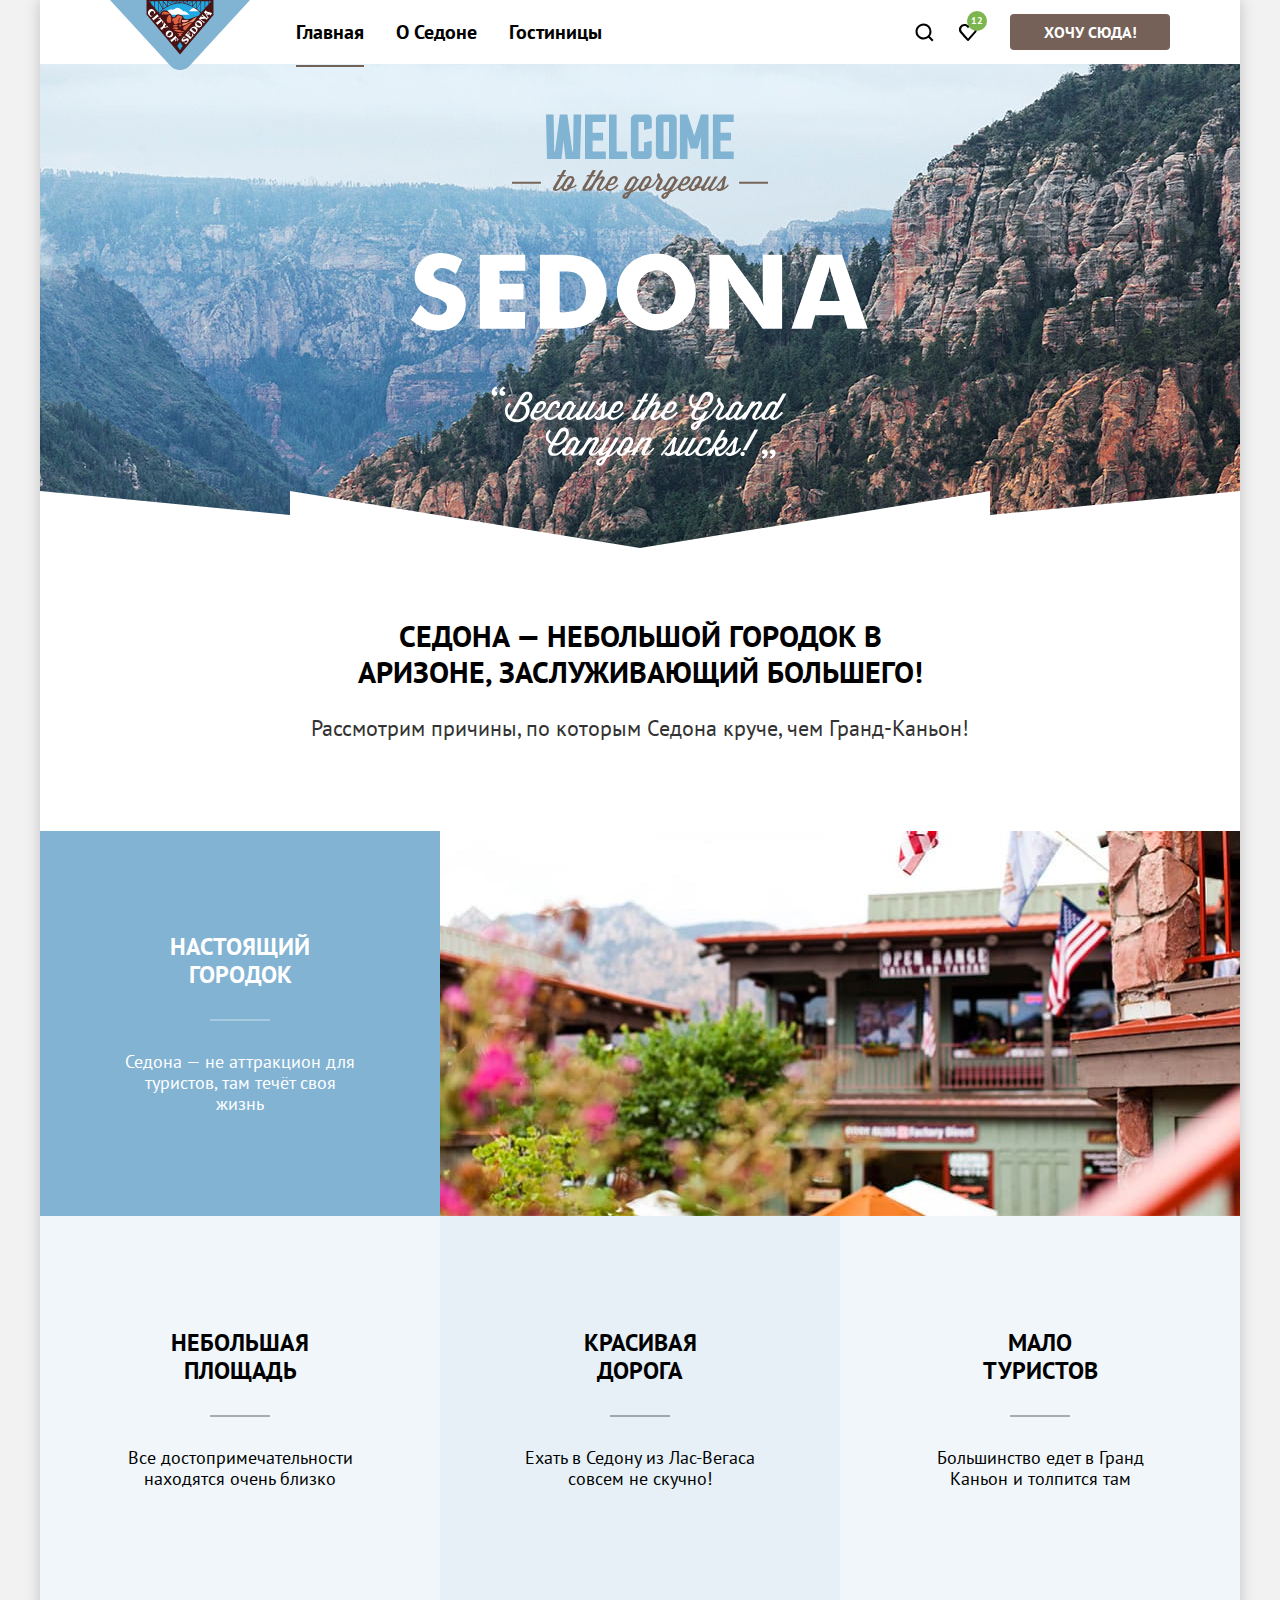
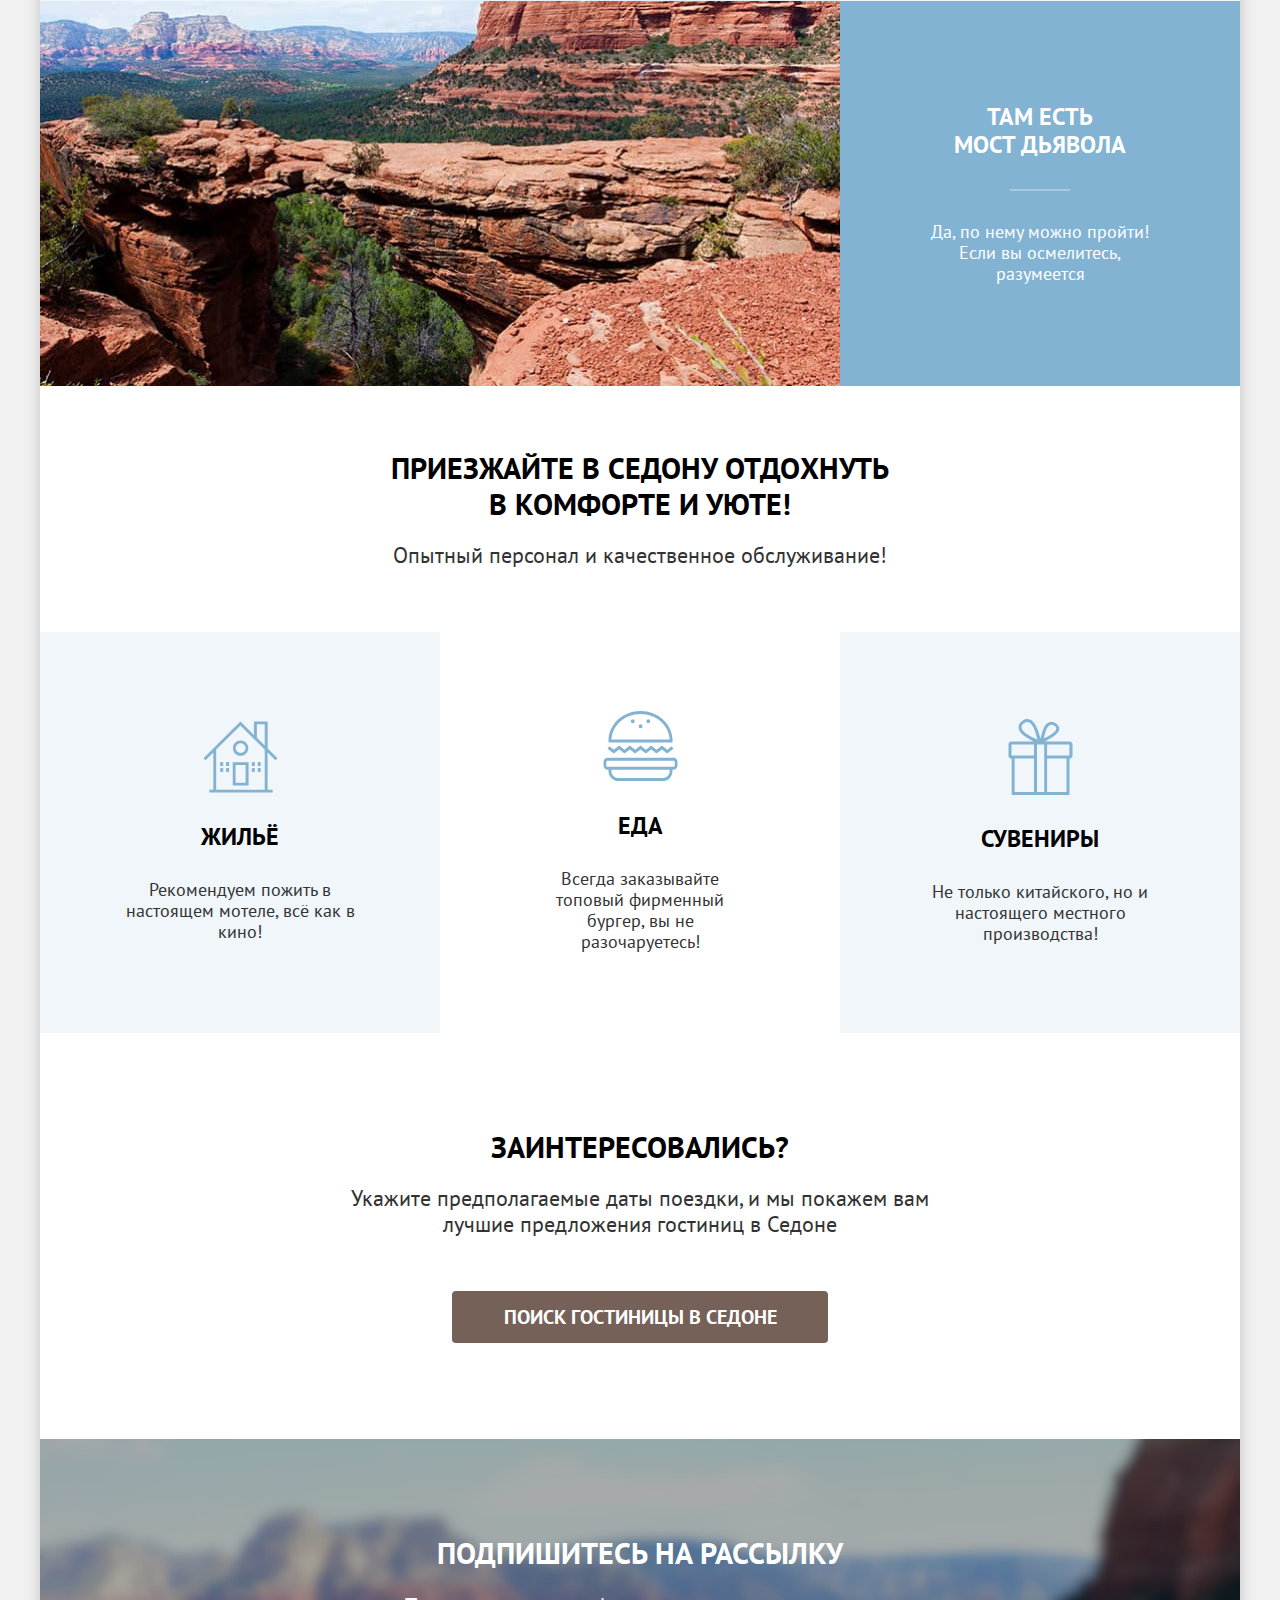
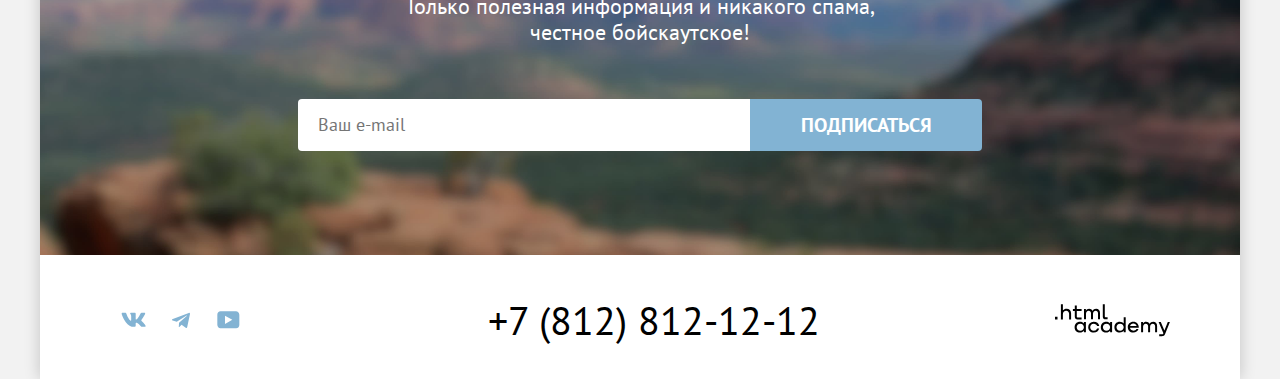
<file: index.html>
<!DOCTYPE html>
<html lang="ru">

  <head>
    <meta charset="utf-8" />
    <link rel="stylesheet" href="styles/styles.css">
    <title>Седона - городок в Аризоне</title>
    <link rel="icon" href="favicon.ico" sizes="32x32">
  </head>

  <body>
    <div class="page-container">
      <header data-test="header" class="main-header">
        <nav class="main-navigation">
          <a href="index.html" class="logo-link">
            <img src="images/logo-sedona.svg" width="140" height="70" alt="Логотип города Седона" class="logo-img">
          </a>

          <ul class="no-list navigation-list">
            <li class="navigation-item">
              <a href="index.html" class="navigation-link active-page">Главная</a>
            </li>

            <li class="navigation-item">
              <a href="#" class="navigation-link">О Седоне</a>
            </li>

            <li class="navigation-item">
              <a href="catalog.html" class="navigation-link">Гостиницы</a>
            </li>
          </ul>

          <ul class="no-list navigation-button-list">
            <li class="navigation-button">
              <a href="#" class="navigation-button-link-search">
                <span class="visually-hidden">
                  Поиск
                </span>
              </a>
            </li>
            <li class="navigation-button">
              <a href="#" class="navigation-button-link-favourite">
                <span class="button-link-favourite">
                  <span class="visually-hidden">Избранное</span>
                </span>
                <span class="navigation-button-link-favourite-number"> 12</span>
              </a>
            </li>
          </ul>
          <a href="#" class="navigation-button-reservation">Хочу сюда!</a>
        </nav>
      </header>

      <main data-test="main" class="main-page">
        <section data-test="hero" class="hero">
          <h1 class="visually-hidden">Sedona</h1>
          <img class="image-hero" src="images/welcome-text.svg" width="458" height="352"
            alt="Седона — небольшой городок в Аризоне" />
        </section>

        <section data-test="advantages" class="about-sedona">
          <h2 class="section-title main-title">Седона — небольшой городок в Аризоне, заслуживающий большего!</h2>
          <p class="section-text">Рассмотрим причины, по которым Седона круче, чем Гранд-Каньон!</p>
          <ul class="no-list advantages-list">
            <li class="advantages-item advantages-item-dark">
              <div class="advantages-item-dark-text-section">
                <h3 class="advantages-item-title">Настоящий городок</h3>
                <p class="advantages-item-text">Седона — не аттракцион для туристов, там течёт своя жизнь</p>
              </div>
              <img class="img-about" src="images/photo-1.jpg" width="800" height="385" alt="Городок" />
            </li>
            <li class="advantages-item advantages-item-light">
              <div class="advantages-item-content">
                <h3 class="advantages-item-title">Небольшая площадь</h3>
                <p class="advantages-item-text">Все достопримечательности находятся очень близко</p>
              </div>
            </li>
            <li class="advantages-item advantages-item-light-darker">
              <div class="advantages-item-content">
                <h3 class="advantages-item-title">Красивая дорога</h3>
                <p class="advantages-item-text">Ехать в Седону из Лас-Вегаса совсем не скучно!</p>
              </div>
            </li>
            <li class="advantages-item advantages-item-light">
              <div class="advantages-item-content">
                <h3 class="advantages-item-title">Мало туристов</h3>
                <p class="advantages-item-text">Большинство едет в Гранд Каньон и толпится там</p>
              </div>
            </li>
            <li class="advantages-item advantages-item-dark">
              <div class="advantages-item-dark-text-section">
                <h3 class="advantages-item-title">Там есть мост&nbsp;дьявола</h3>
                <p class="advantages-item-text">Да, по нему можно пройти! Если вы осмелитесь, разумеется</p>
              </div>
              <img class="img-about second-image" src="images/photo-2.jpg" width="800" height="385"
                alt="Мост дьявола" />
            </li>
          </ul>
        </section>

        <section data-test="service" class="propose">
          <h2 class="section-title">Приезжайте в Седону отдохнуть в&nbsp;комфорте и уюте!</h2>
          <p class="section-text">Опытный персонал и качественное обслуживание!</p>
          <ul class="no-list propose-list">
            <li class="propose-item-dark house">
              <h3 class="propose-item-title">Жильё</h3>
              <p class="propose-item-text">Рекомендуем пожить в настоящем мотеле, всё как в кино!</p>
            </li>
            <li class="propose-item food">
              <h3 class="propose-item-title">Еда</h3>
              <p class="propose-item-text">
                Всегда заказывайте топовый фирменный бургер, вы не разочаруетесь!
              </p>
            </li>
            <li class="propose-item-dark gifts">
              <h3 class="propose-item-title">Сувениры</h3>
              <p class="propose-item-text">Не только китайского, но и настоящего местного производства!</p>
            </li>
          </ul>
        </section>

        <section data-test="search" class="search-appartent">
          <h2 class="section-title">Заинтересовались?</h2>
          <p class="section-text">
            Укажите предполагаемые даты поездки, и мы покажем вам лучшие
            предложения гостиниц в Седоне
          </p>
          <a href="modal.html" class="button-search-appartent">Поиск гостиницы в Седоне</a>
        </section>

        <section data-test="subscribe" class="subscribe">
          <h3 class="subscribe-title">Подпишитесь на рассылку</h3>
          <p class="subscribe-text">
            Только полезная информация и никакого спама, честное бойскаутское!
          </p>
          <div class="form-section">
            <form class="subscribe-form" action="https://echo.htmlacademy.ru/" method="post">
              <input class="field" placeholder="Ваш e-mail" type="email" name="newsletter-email" id="subscribe-email"
                required>
              <button class="subscribe-button" type="submit">
                <span class="subscribe-button-title">Подписаться</span>
              </button>
            </form>
          </div>
        </section>
      </main>

      <footer data-test="footer">
        <div class="contacts">
          <ul class="social-list no-list">
            <li class="social-item VK">
              <a href="#" class="social-link">VK</a>
            </li>
            <li class="social-item Telegram">
              <a href="#" class="social-link">Telegram</a>
            </li>
            <li class="social-item YouTube">
              <a href="#" class="social-link">YouTube</a>
            </li>
          </ul>
          <a href="tel:+78128121212" class="phone-link">+7 (812) 812-12-12</a>
          <a href="https://htmlacademy.ru/intensive/htmlcss" class="footer-logo-link">
            <img class="footer-logo-img" src="images/html-academy-logo.svg" width="115" height="33"
              alt="logo HTML Academy">
          </a>
        </div>
      </footer>
    </div>

    <div class="modal-section visually-hidden">
      <div class="modal">
        <h2 class="modal-section-title">
          Поиск гостиницы в Седоне
        </h2>
        <a class="modal-close-button" href="index.html">
          <span class="visually-hidden">Закрыть</span></a>
        <div class="modal-section-reservation">
          <form class="reservation-form" action="https://echo.htmlacademy.ru/" method="post">

            <label class="modal-section-reservation-text checkin-date" for="date-from">Дата заезда:</label>
            <input class="form-field checkin" type="text" id="date-from" name="date-from" placeholder="Укажите дату"
              value="27 апреля 2020" required>
            <span class="modal-message-error">Мы не можем отправить вас в прошлое.</span>

            <label class="modal-section-reservation-text checkout-date" for="date-to">Дата выезда:</label>
            <input class="form-field checkout" type="text" id="date-to" name="date-to" placeholder="Укажите дату"
              value="1 сентября 2023" required>
            <span class="modal-message">На эти даты есть свободные номера. Пока есть.</span>


            <label class="modal-section-reservation-text adults-label" for="adults">Взрослые:</label>
            <div class="adults-form">
              <button class="guest-change-button minus" type="button">
                <span class="visually-hidden">Уменьшить количество гостей</span>
              </button>
              <input class="form-field adults" type="text" id="adults" name="adults" placeholder=" " required value="2">
              <button class="button guest-change-button plus" type="button">
                <span class="visually-hidden">Увеличить количество гостей</span>
              </button>
            </div>


            <label class="modal-section-reservation-text kids-label" for="kids">Дети:</label>
            <div class="kids-form">
              <button class="button guest-change-button minus" type="button">
                <span class="visually-hidden">Уменьшить количество детей</span>
              </button>
              <input class="form-field kids" type="text" id="kids" name="kids" placeholder=" " value="1">
              <button class="button guest-change-button plus" type="button">
                <span class="visually-hidden">Увеличить количество детей</span>
              </button>

              <span class="tooltip">
                <button class="tooltip-button" type="button" aria-labelledby="tooltip-label-kids">
                </button>
                <span class="tooltip-text" role="tooltip" id="tooltip-label-kids">Укажите количество детей, которые
                  будут с вами, возраст которых от 6 до 18 лет. Дети до 6 лет размещаются бесплатно.</span>
              </span>
            </div>
            <a class="button modal-reservation-button" href="#">Найти</a>
          </form>
        </div>
      </div>
    </div>
  </body>
</html>
</file>
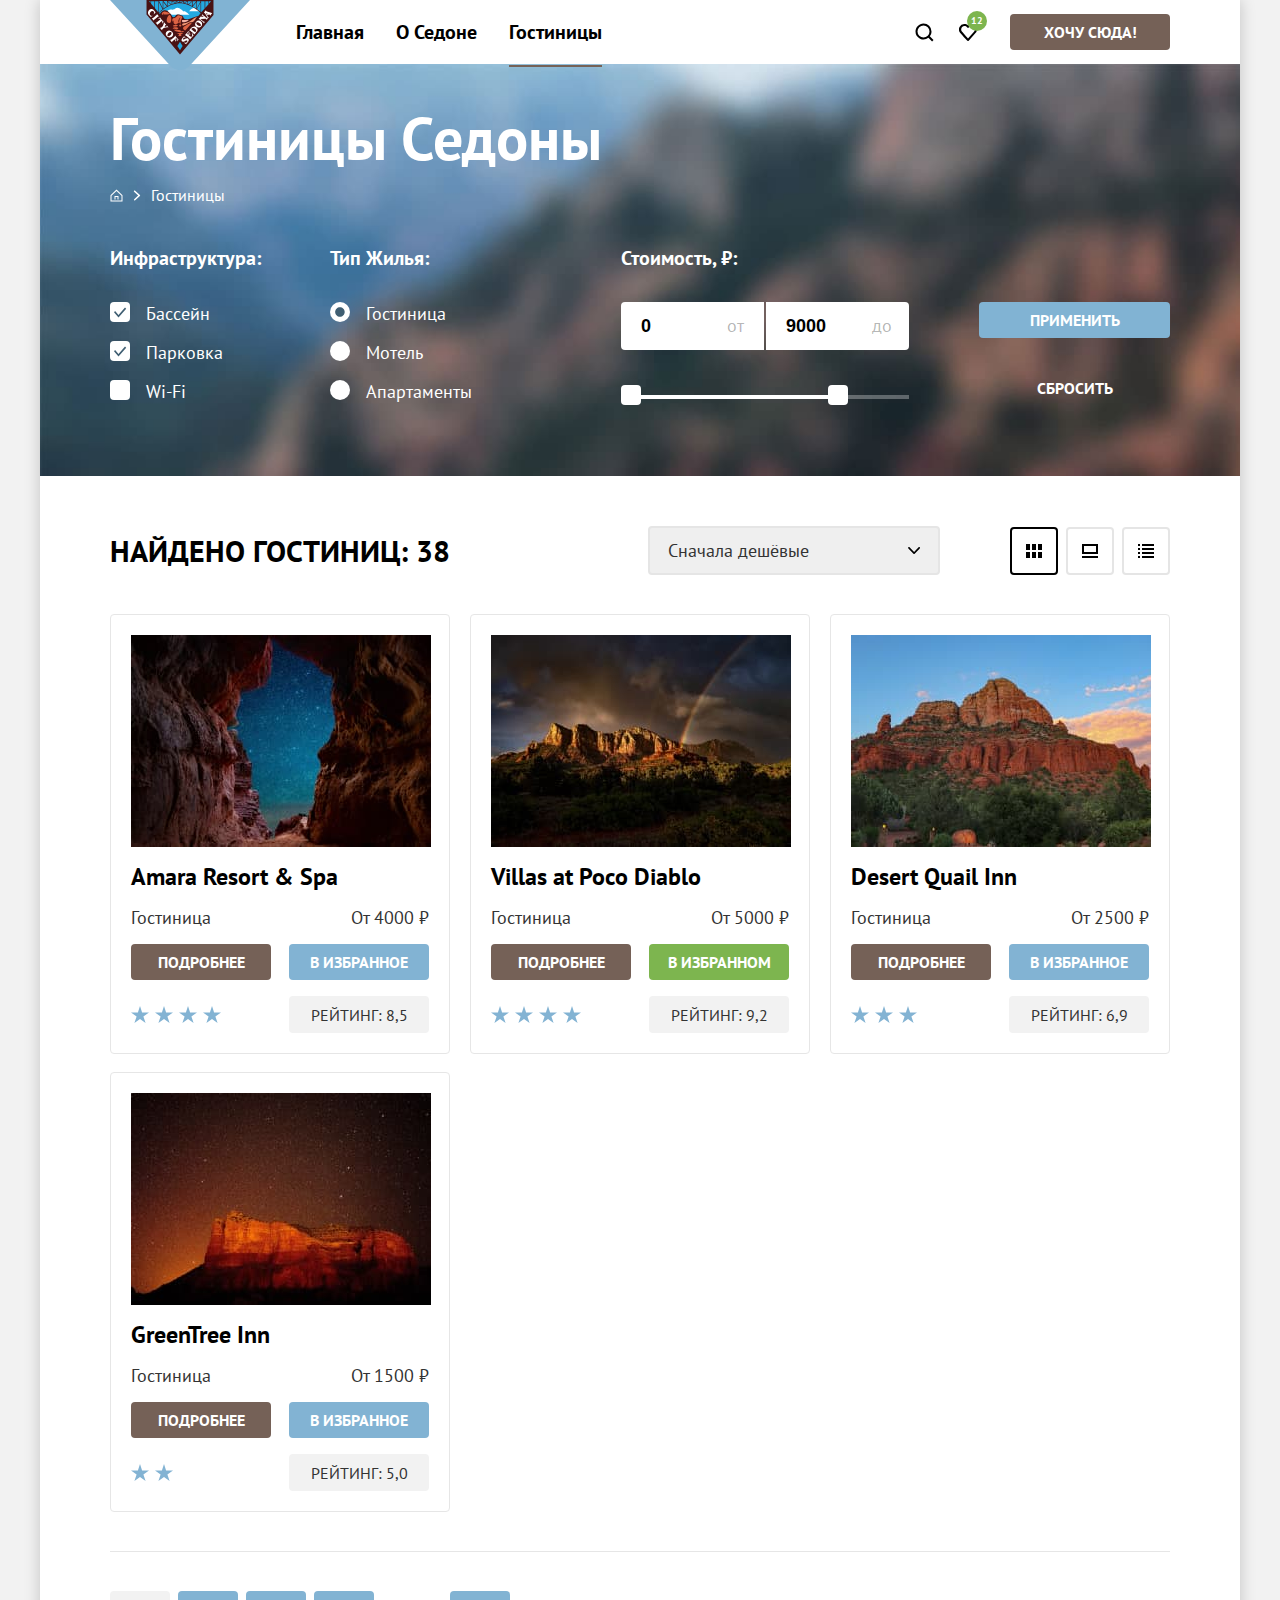
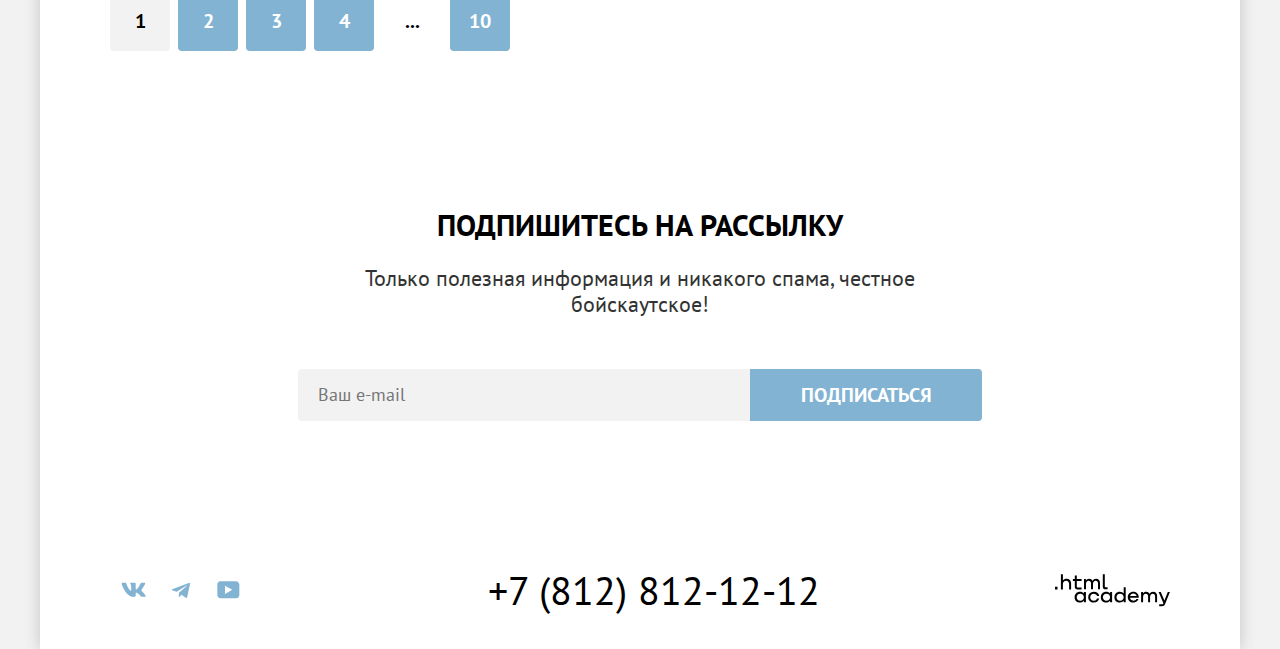
<file: catalog.html>
<!DOCTYPE html>
<html lang="ru">

  <head>
    <meta charset="utf-8" />
    <title>Седона - городок в Аризоне</title>
    <link rel="stylesheet" href="styles/styles.css">
    <link rel="icon" href="favicon.ico" sizes="32x32">
  </head>

  <body>
    <div class="page-container">
      <header data-test="header" class="main-header">
        <nav class="main-navigation">
          <a href="index.html" class="logo-link">
            <img src="images/logo-sedona.svg" width="140" height="70" alt="Логотип города Седона" class="logo-img">
          </a>

          <ul class="no-list navigation-list">
            <li class="navigation-item">
              <a href="index.html" class="navigation-link">Главная</a>
            </li>

            <li class="navigation-item">
              <a href="#" class="navigation-link">О Седоне</a>
            </li>

            <li class="navigation-item">
              <a href="catalog.html" class="navigation-link active-page">Гостиницы</a>
            </li>
          </ul>

          <ul class="no-list navigation-button-list">
            <li class="navigation-button">
              <a href="#" class="navigation-button-link-search">
                <span class="visually-hidden">
                  Поиск
                </span>
              </a>
            </li>
            <li class="navigation-button">
              <a href="#" class="navigation-button-link-favourite">
                <span class="button-link-favourite">
                  Избранное
                </span>
                <span class="navigation-button-link-favourite-number"> 12</span>
              </a>
            </li>
          </ul>
          <a href="#" class="navigation-button-reservation">Хочу сюда!</a>
        </nav>
      </header>

      <main data-test="main" class="main-page">
        <section class="catalog-hero">
          <h1 class="catalog-main-title">Гостиницы Седоны</h1>
          <ul class="no-list breadcrumbs">
            <li class="breadcrumbs-item">
              <a class="breadcrumbs-link home" href="index.html">Главная</a>
            </li>
            <li class="breadcrumbs-item narrow">
            </li>
            <li class="breadcrumbs-item">
              <a class="breadcrumbs-link">Гостиницы</a>
            </li>
          </ul>

          <form data-test="filter" action="https://echo.htmlacademy.ru/" method="get">
            <div data-test="filter" class="filters">
              <fieldset data-test="filter" class="catalog-filter-group infrastructure">
                <legend class="catalog-filter-title">Инфраструктура:</legend>
                <ul class="no-list catalog-filter-list">
                  <li class="catalog-filter-item">
                    <label class="control">
                      <input class="control-input" type="checkbox" name="pool" checked>
                      <span class="filter-item">Бассейн</span>
                    </label>
                  </li>
                  <li class="catalog-filter-item">
                    <label class="control">
                      <input class="control-input" type="checkbox" name="parking" checked>
                      <span class="filter-item">Парковка</span>
                    </label>
                  </li>
                  <li class="catalog-filter-item">
                    <label class="control">
                      <input class="control-input" type="checkbox" name="wi-fi">
                      <span class="filter-item">Wi-Fi</span>
                    </label>
                  </li>
                </ul>
              </fieldset>

              <fieldset class="catalog-filter-group">
                <legend class="catalog-filter-title">Тип Жилья:</legend>
                <ul class="no-list catalog-filter-list">
                  <li class="catalog-filter-item">
                    <label class="control">
                      <input class="control-input" type="radio" name="appartment-group" value="hotel" checked>
                      <span class="filter-item">Гостиница</span>
                    </label>
                  </li>
                  <li class="catalog-filter-item">
                    <label class="control">
                      <input class="control-input" type="radio" name="appartment-group" value="motel">
                      <span class="filter-item">Мотель</span>
                    </label>
                  </li>
                  <li class="catalog-filter-item">
                    <label class="control">
                      <input class="control-input" type="radio" name="appartment-group" value="apartment">
                      <span class="filter-item">Апартаменты</span>
                    </label>
                  </li>
                </ul>
              </fieldset>

              <fieldset class="catalog-filter-group price-catalog">
                <legend class="catalog-filter-title">Стоимость, ₽:</legend>
                <div class="price-catalog-section">
                  <label class="range-control"><span>от</span><input type="text" name="min-interval" value="0"></label>
                  <label class="range-control"><span>до</span><input type="text" name="max-interval"
                      value="9000"></label>
                </div>
                <div class="range">
                  <div class="price-range-scale">
                    <div class="price-range-bar">
                      <button class="price-range-toggle toggle-min" type="button">
                        <span class="visually-hidden">Изменить минимальную цену</span>
                      </button>
                      <button class="price-range-toggle toggle-max" type="button">
                        <span class="visually-hidden">Изменить максимальную цену</span>
                      </button>
                    </div>
                  </div>
                </div>
              </fieldset>
              <div class="price-catalog-buttons">
                <button type="submit" class="catalog-filter-submit">Применить</button>
                <button type="reset" class="catalog-filter-reset">Сбросить</button>
              </div>
            </div>
          </form>
        </section>

        <section data-test="catalog" class="hotels">
          <div class="hotels-header">
            <h2 class="hotels-title">Найдено гостиниц:<span class="hotels-number"> 38</span></h2>
            <select class="select-control" aria-label="Сортировка">
              <option value="popular">Сначала дешёвые</option>
              <option value="cheap">Сначала популярные</option>
              <option value="expensive">Сначала дорогие</option>
            </select>
            <div class="select-view">
              <ul class="no-list select-view-list">
                <li>
                  <a class="select-view-item tile active" href="catalog.html?view=tile" title="Вид: плитка">
                    <span class="visually-hidden">Вид: плитка</span>
                  </a>
                </li>
                <li>
                  <a class="select-view-item slideshow" href="catalog.html?view=tile" title="Вид: слайдшоу">
                    <span class="visually-hidden">Вид: слайдшоу</span>
                  </a>
                </li>
                <li>
                  <a class="select-view-item list" href="catalog.html?view=tile" title="Вид: список">
                    <span class="visually-hidden">Вид: список</span>
                  </a>
                </li>
              </ul>
            </div>
          </div>

          <div class="hotel-cards">
            <ul class="no-list hotel-cards-list">
              <li class="hotel-card-item">
                <a class="hotel-card-link" href="#">
                  <img src="images/card-images/hotel-1.jpg" width="300" height="212"
                    alt="Вид на звездное небо из ущелья">
                  <h3 class="hotel-card-item-title">Amara Resort & Spa</h3>
                </a>
                <div class="hotel-info">
                  <p class="hotel-type">Гостиница</p>
                  <p class="hotel-price">От 4000 ₽</p>
                </div>
                <div class="hotel-card-buttons">
                  <a href="#" class="hotel-card-button button-more">подробнее</a>
                  <a href="#" class="hotel-card-button button-to-favourite">в избранное</a>
                </div>
                <div class="hotel-rating">
                  <p class="hotel-stars stars-4">
                    <span class="visually-hidden">4</span>
                  </p>
                  <p class="rating">Рейтинг: 8,5</p>
                </div>
              </li>

              <li class="hotel-card-item">
                <a class="hotel-card-link" href="#">
                  <img src="images/card-images/hotel-2.jpg" width="300" height="212" alt="Горы и радуга">
                  <h3 class="hotel-card-item-title">Villas at Poco Diablo</h3>
                </a>
                <div class="hotel-info">
                  <p class="hotel-type">Гостиница</p>
                  <p class="hotel-price">От 5000 ₽</p>
                </div>
                <div class="hotel-card-buttons">
                  <a href="#" class="hotel-card-button button-more">подробнее</a>
                  <a href="#" class="hotel-card-button button-to-favourite button-to-favourite-active">в избранном</a>
                </div>
                <div class="hotel-rating">
                  <p class="hotel-stars stars-4">
                    <span class="visually-hidden">4</span>
                  </p>
                  <p class="rating">Рейтинг: 9,2</p>
                </div>
              </li>

              <li class="hotel-card-item">
                <a class="hotel-card-link" href="#">
                  <img src="images/card-images/hotel-3.jpg" width="300" height="212" alt="Горы днём">
                  <h3 class="hotel-card-item-title">Desert Quail Inn</h3>
                </a>
                <div class="hotel-info">
                  <p class="hotel-type">Гостиница</p>
                  <p class="hotel-price">От 2500 ₽</p>
                </div>
                <div class="hotel-card-buttons">
                  <a href="#" class="hotel-card-button button-more">подробнее</a>
                  <a href="#" class="hotel-card-button button-to-favourite">в избранное</a>
                </div>
                <div class="hotel-rating">
                  <p class="hotel-stars stars-3">
                    <span class="visually-hidden">3</span>
                  </p>
                  <p class="rating">Рейтинг: 6,9</p>
                </div>
              </li>

              <li class="hotel-card-item">
                <a class="hotel-card-link" href="#">
                  <img src="images/card-images/hotel-4.jpg" width="300" height="212" alt="Горы под звездным небом">
                  <h3 class="hotel-card-item-title">GreenTree Inn</h3>
                </a>
                <div class="hotel-info">
                  <p class="hotel-type">Гостиница</p>
                  <p class="hotel-price">От 1500 ₽</p>
                </div>
                <div class="hotel-card-buttons">
                  <a href="#" class="hotel-card-button button-more">подробнее</a>
                  <a href="#" class="hotel-card-button button-to-favourite">в избранное</a>
                </div>
                <div class="hotel-rating">
                  <p class="hotel-stars stars-2">
                    <span class="visually-hidden">2</span>
                  </p>
                  <p class="rating">Рейтинг: 5,0</p>
                </div>
              </li>
            </ul>
          </div>

          <ul class="no-list pagination">
            <li class="pagination-item">
              <a class="pagination-link pagination-current">1</a>
            </li>
            <li class="pagination-item">
              <a class="pagination-link" href="#">2</a>
            </li>
            <li class="pagination-item">
              <a class="pagination-link" href="#">3</a>
            </li>
            <li class="pagination-item">
              <a class="pagination-link" href="#">4</a>
            </li>
            <li class="pagination-item">
              <a class="pagination-link pagination-hiden-list" href="#">...</a>
            </li>
            <li class="pagination-item">
              <a class="pagination-link" href="#">10</a>
            </li>
          </ul>
        </section>

        <section data-test="subscribe" class="catalog-subscribe">
          <h3 class="catalog-subscribe-title">Подпишитесь на рассылку</h3>
          <p class="catalog-subscribe-text">
            Только полезная информация и никакого спама, честное бойскаутское!
          </p>
          <form class="subscribe-form" action="https://echo.htmlacademy.ru/" method="post">
            <input class="field catalog-field" placeholder="Ваш e-mail" type="email" name="newsletter-email"
              id="subscribe-email" required>
            <button class="subscribe-button" type="submit">
              <span class="subscribe-button-title">Подписаться</span>
            </button>
          </form>
        </section>
      </main>

      <footer data-test="footer">
        <div class="contacts">
          <ul class="social-list no-list">
            <li class="social-item VK">
              <a href="#" class="social-link">VK</a>
            </li>
            <li class="social-item Telegram">
              <a href="#" class="social-link">Telegram</a>
            </li>
            <li class="social-item YouTube">
              <a href="#" class="social-link">YouTube</a>
            </li>
          </ul>
          <a href="tel:+78128121212" class="phone-link">+7 (812) 812-12-12</a>
          <a href="https://htmlacademy.ru/intensive/htmlcss" class="footer-logo-link">
            <img class="footer-logo-img" src="images/html-academy-logo.svg" width="115" height="33" alt="logo HTML Academy">
          </a>
        </div>
      </footer>
    </div>
  </body>

</html>
</file>
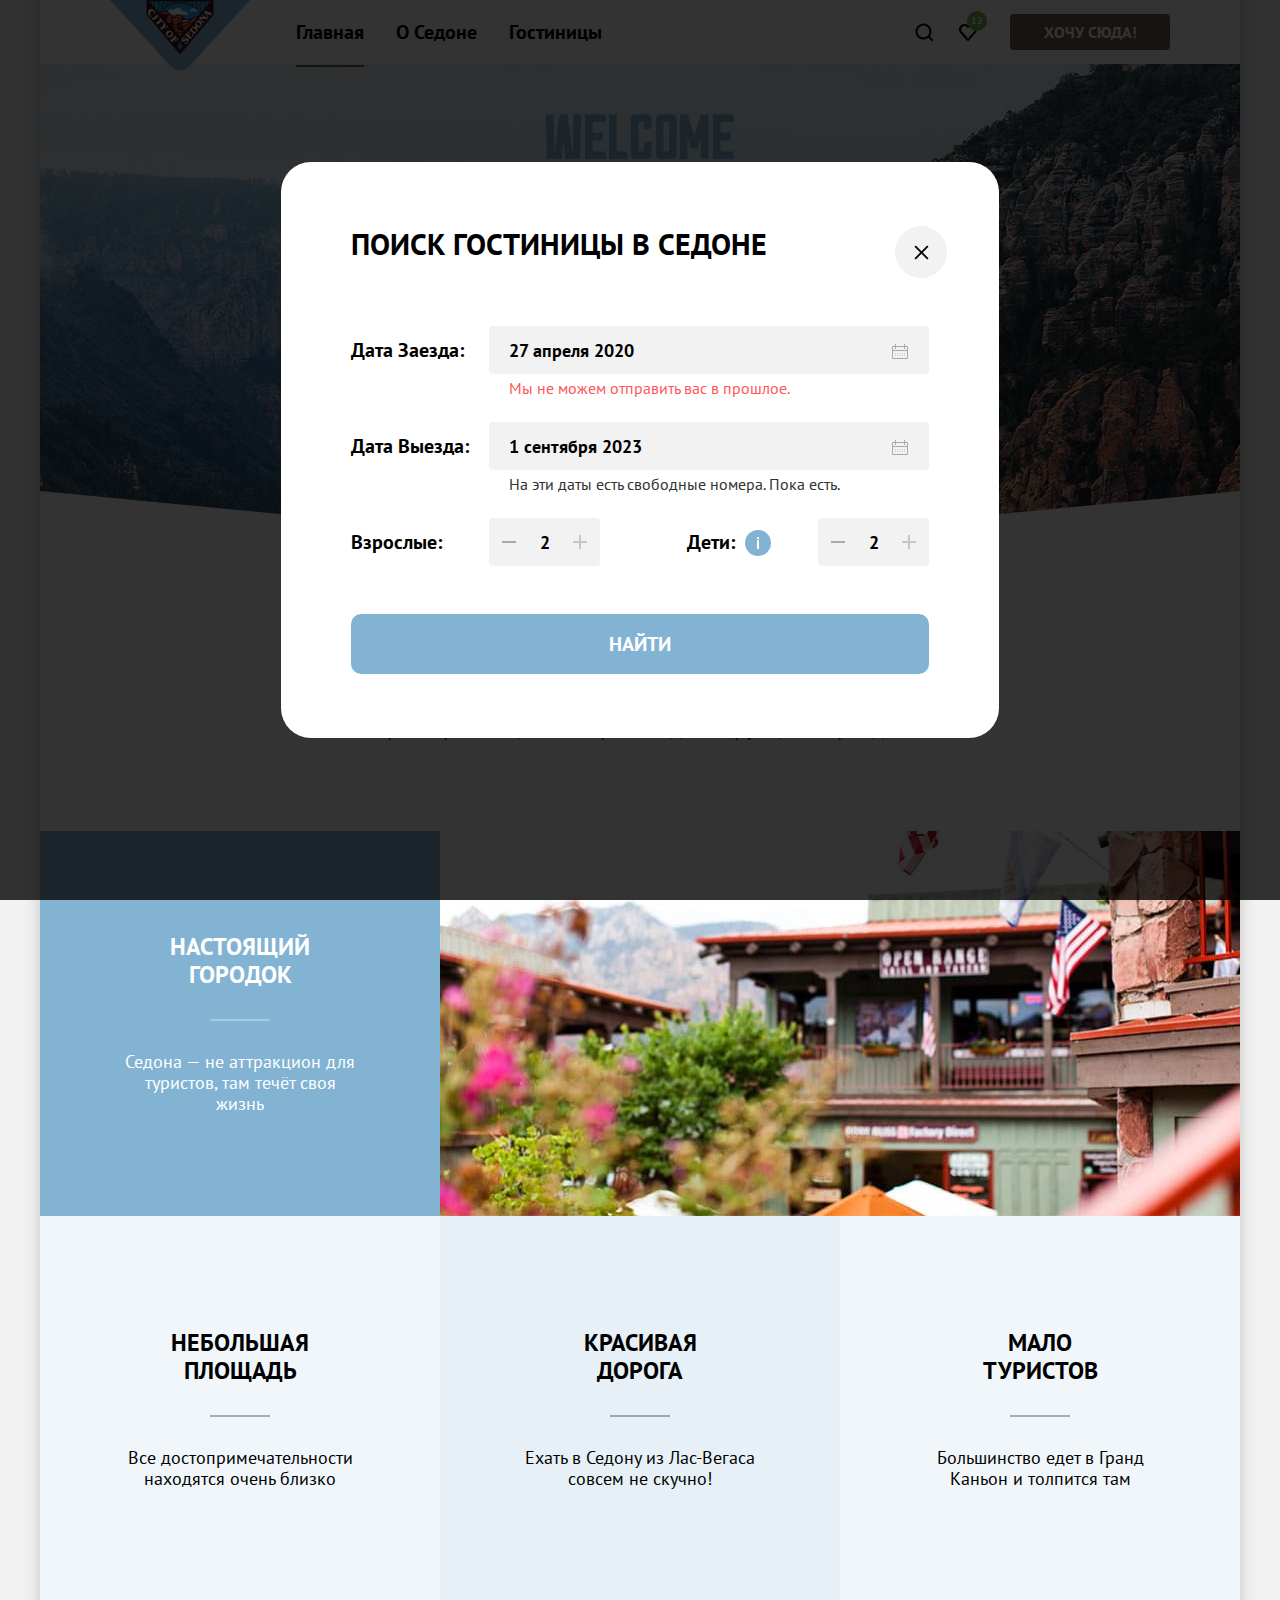
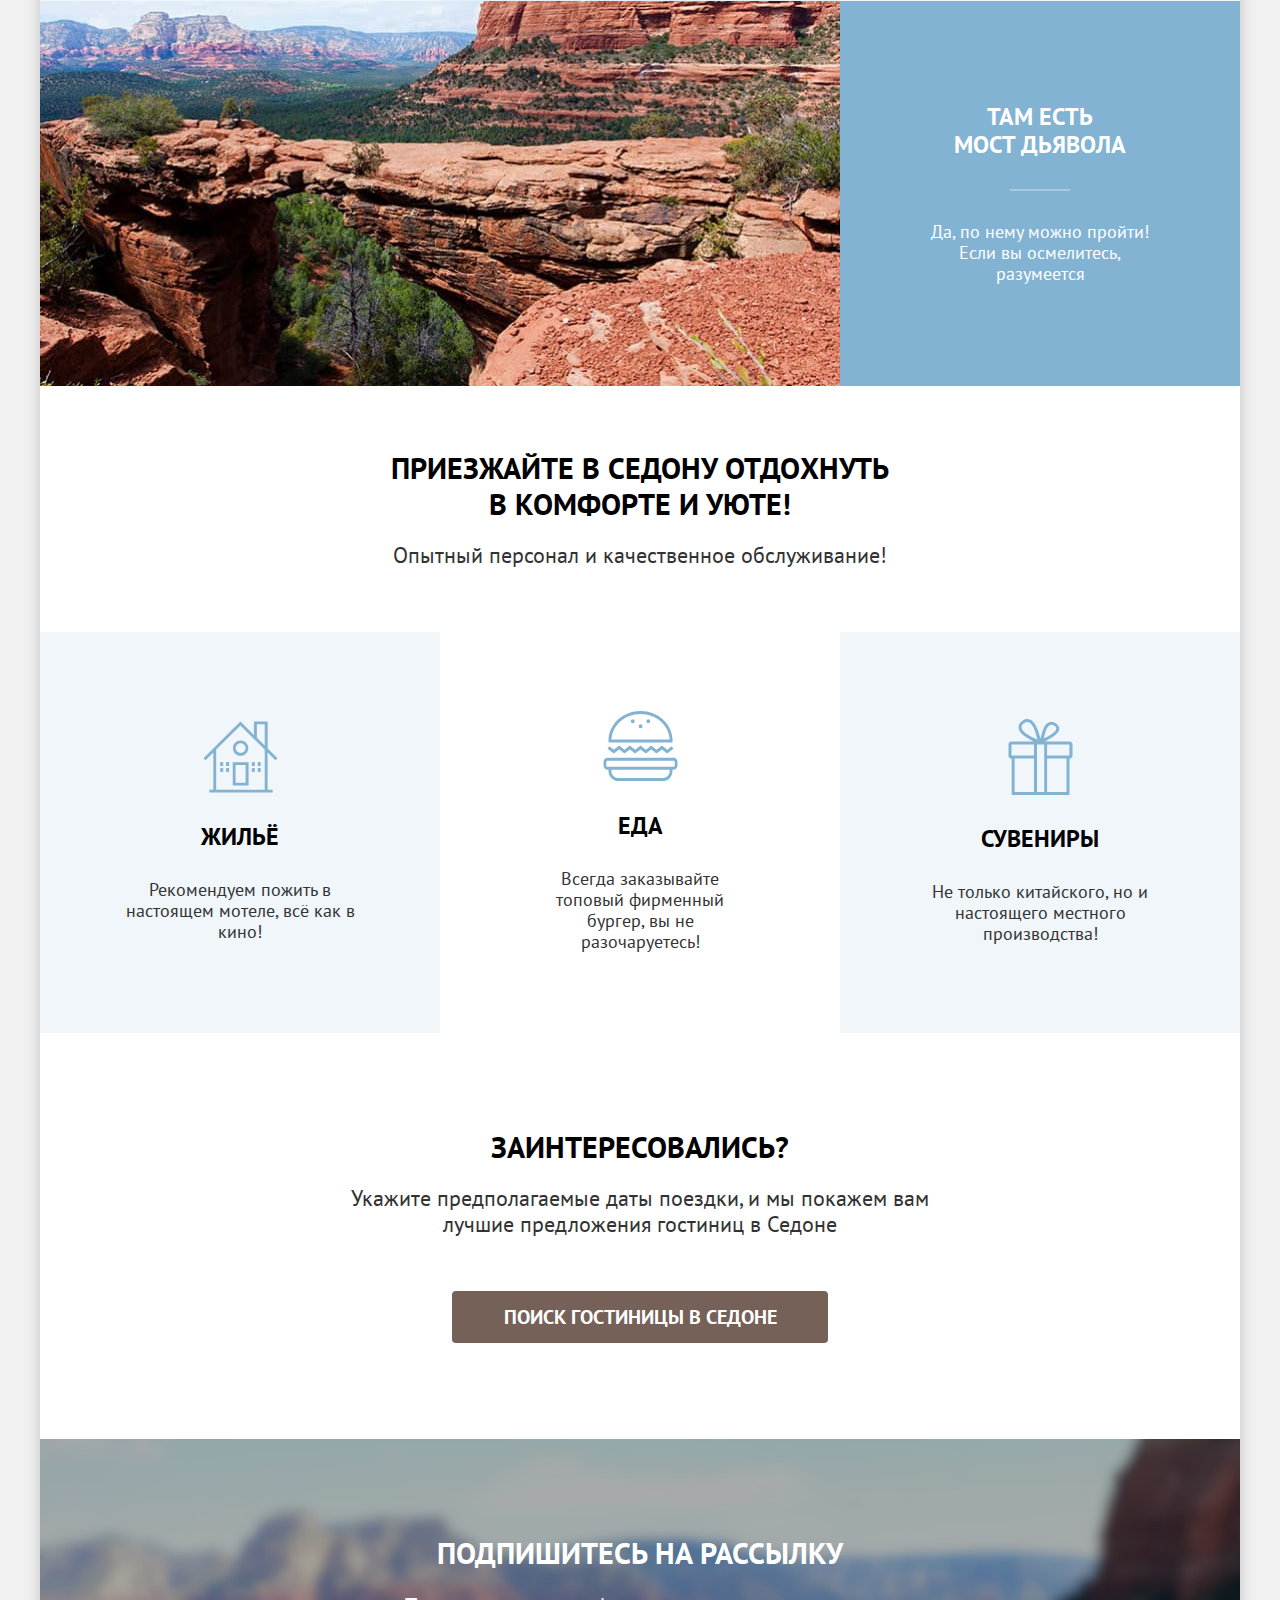
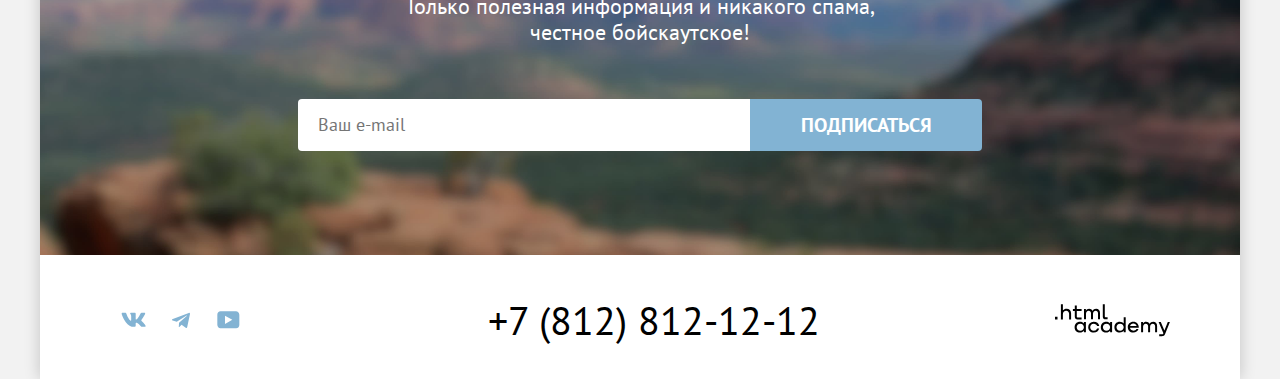
<file: modal.html>
<!DOCTYPE html>
<html lang="ru">

  <head>
    <meta charset="utf-8" />
    <link rel="stylesheet" href="styles/styles.css">
    <title>Седона - городок в Аризоне</title>
    <link rel="icon" href="favicon.ico" sizes="32x32">
  </head>

  <body>
    <div class="page-container">
      <header data-test="header" class="main-header">
        <nav class="main-navigation">
          <a href="index.html" class="logo-link">
            <img src="images/logo-sedona.svg" width="140" height="70" alt="Логотип города Седона" class="logo-img">
          </a>

          <ul class="no-list navigation-list">
            <li class="navigation-item">
              <a href="index.html" class="navigation-link active-page">Главная</a>
            </li>

            <li class="navigation-item">
              <a href="#" class="navigation-link">О Седоне</a>
            </li>

            <li class="navigation-item">
              <a href="catalog.html" class="navigation-link">Гостиницы</a>
            </li>
          </ul>

          <ul class="no-list navigation-button-list">
            <li class="navigation-button">
              <a href="#" class="navigation-button-link-search">
                <span class="visually-hidden">
                  Поиск
                </span>
              </a>
            </li>
            <li class="navigation-button">
              <a href="#" class="navigation-button-link-favourite">
                <span class="button-link-favourite">
                  <span class="visually-hidden">Избранное</span>
                </span>
                <span class="navigation-button-link-favourite-number"> 12</span>
              </a>
            </li>
          </ul>
          <a href="#" class="navigation-button-reservation">Хочу сюда!</a>
        </nav>
      </header>

      <main data-test="main" class="main-page">
        <section data-test="hero" class="hero">
          <h1 class="visually-hidden">Sedona</h1>
          <img class="image-hero" src="images/welcome-text.svg" width="458" height="352"
            alt="Седона — небольшой городок в Аризоне" />
        </section>

        <section data-test="advantages" class="about-sedona">
          <h2 class="section-title main-title">Седона — небольшой городок в Аризоне, заслуживающий большего!</h2>
          <p class="section-text">Рассмотрим причины, по которым Седона круче, чем Гранд-Каньон!</p>
          <ul class="no-list advantages-list">
            <li class="advantages-item advantages-item-dark">
              <div class="advantages-item-dark-text-section">
                <h3 class="advantages-item-title">Настоящий городок</h3>
                <p class="advantages-item-text">Седона — не аттракцион для туристов, там течёт своя жизнь</p>
              </div>
              <img class="img-about" src="images/photo-1.jpg" width="800" height="385" alt="Городок" />
            </li>
            <li class="advantages-item advantages-item-light">
              <div class="advantages-item-content">
                <h3 class="advantages-item-title">Небольшая площадь</h3>
                <p class="advantages-item-text">Все достопримечательности находятся очень близко</p>
              </div>
            </li>
            <li class="advantages-item advantages-item-light-darker">
              <div class="advantages-item-content">
                <h3 class="advantages-item-title">Красивая дорога</h3>
                <p class="advantages-item-text">Ехать в Седону из Лас-Вегаса совсем не скучно!</p>
              </div>
            </li>
            <li class="advantages-item advantages-item-light">
              <div class="advantages-item-content">
                <h3 class="advantages-item-title">Мало туристов</h3>
                <p class="advantages-item-text">Большинство едет в Гранд Каньон и толпится там</p>
              </div>
            </li>
            <li class="advantages-item advantages-item-dark">
              <div class="advantages-item-dark-text-section">
                <h3 class="advantages-item-title">Там есть мост&nbsp;дьявола</h3>
                <p class="advantages-item-text">Да, по нему можно пройти! Если вы осмелитесь, разумеется</p>
              </div>
              <img class="img-about second-image" src="images/photo-2.jpg" width="800" height="385"
                alt="Мост дьявола" />
            </li>
          </ul>
        </section>

        <section data-test="service" class="propose">
          <h2 class="section-title">Приезжайте в Седону отдохнуть в&nbsp;комфорте и уюте!</h2>
          <p class="section-text">Опытный персонал и качественное обслуживание!</p>
          <ul class="no-list propose-list">
            <li class="propose-item-dark house">
              <h3 class="propose-item-title">Жильё</h3>
              <p class="propose-item-text">Рекомендуем пожить в настоящем мотеле, всё как в кино!</p>
            </li>
            <li class="propose-item food">
              <h3 class="propose-item-title">Еда</h3>
              <p class="propose-item-text">
                Всегда заказывайте топовый фирменный бургер, вы не разочаруетесь!
              </p>
            </li>
            <li class="propose-item-dark gifts">
              <h3 class="propose-item-title">Сувениры</h3>
              <p class="propose-item-text">Не только китайского, но и настоящего местного производства!</p>
            </li>
          </ul>
        </section>

        <section data-test="search" class="search-appartent">
          <h2 class="section-title">Заинтересовались?</h2>
          <p class="section-text">
            Укажите предполагаемые даты поездки, и мы покажем вам лучшие
            предложения гостиниц в Седоне
          </p>
          <a href="catalog.html" class="button-search-appartent">Поиск гостиницы в Седоне</a>
        </section>

        <section data-test="subscribe" class="subscribe">
          <h3 class="subscribe-title">Подпишитесь на рассылку</h3>
          <p class="subscribe-text">
            Только полезная информация и никакого спама, честное бойскаутское!
          </p>
          <div class="form-section">
            <form class="subscribe-form" action="https://echo.htmlacademy.ru/" method="post">
              <input class="field" placeholder="Ваш e-mail" type="email" name="newsletter-email" id="subscribe-email"
                required>
              <button class="subscribe-button" type="submit">
                <span class="subscribe-button-title">Подписаться</span>
              </button>
            </form>
          </div>
        </section>
      </main>

      <footer data-test="footer">
        <div class="contacts">
          <ul class="social-list no-list">
            <li class="social-item VK">
              <a href="#" class="social-link">VK</a>
            </li>
            <li class="social-item Telegram">
              <a href="#" class="social-link">Telegram</a>
            </li>
            <li class="social-item YouTube">
              <a href="#" class="social-link">YouTube</a>
            </li>
          </ul>
          <a href="tel:+78128121212" class="phone-link">+7 (812) 812-12-12</a>
          <a href="https://htmlacademy.ru/intensive/htmlcss" class="footer-logo-link">
            <img class="footer-logo-img" src="images/html-academy-logo.svg" width="115" height="33"
              alt="logo HTML Academy">
          </a>
        </div>
      </footer>
    </div>

    <div class="modal-section">
      <div class="modal">
        <h2 class="modal-section-title">
          Поиск гостиницы в Седоне
        </h2>
        <a class="modal-close-button" href="index.html">
          <span class="visually-hidden">Закрыть</span></a>
        <div class="modal-section-reservation">
          <form class="reservation-form" action="https://echo.htmlacademy.ru/" method="post">

            <label class="modal-section-reservation-text checkin-date" for="date-from">Дата заезда:</label>
            <input class="form-field checkin" type="text" id="date-from" name="date-from" placeholder="Укажите дату"
              value="27 апреля 2020" required>
            <span class="modal-message-error">Мы не можем отправить вас в прошлое.</span>

            <label class="modal-section-reservation-text checkout-date" for="date-to">Дата выезда:</label>
            <input class="form-field checkout" type="text" id="date-to" name="date-to" placeholder="Укажите дату"
              value="1 сентября 2023" required>
            <span class="modal-message">На эти даты есть свободные номера. Пока есть.</span>


            <label class="modal-section-reservation-text adults-label" for="adults">Взрослые:</label>
            <div class="adults-form">
              <button class="guest-change-button minus" type="button">
                <span class="visually-hidden">Уменьшить количество гостей</span>
              </button>
              <input class="form-field adults" type="text" id="adults" name="adults" placeholder=" " required value="2">
              <button class="button guest-change-button plus" type="button">
                <span class="visually-hidden">Увеличить количество гостей</span>
              </button>
            </div>


            <label class="modal-section-reservation-text kids-label" for="kids">Дети:</label>
            <div class="kids-form">
              <button class="button guest-change-button minus" type="button">
                <span class="visually-hidden">Уменьшить количество детей</span>
              </button>
              <input class="form-field kids" type="text" id="kids" name="kids" placeholder=" " value="2">
              <button class="button guest-change-button plus" type="button">
                <span class="visually-hidden">Увеличить количество детей</span>
              </button>

              <span class="tooltip">
                <button class="tooltip-button" type="button" aria-labelledby="tooltip-label-kids">

                </button>
                <span class="tooltip-text" role="tooltip" id="tooltip-label-kids">Укажите количество детей, которые
                  будут с вами, возраст которых от 6 до 18 лет. Дети до 6 лет размещаются бесплатно.</span>
              </span>
            </div>
            <a class="button modal-reservation-button" href="#">Найти</a>
          </form>
        </div>
      </div>
    </div>
  </body>

</html>
</file>
<file: styles/styles.css>
@font-face {
  font-family: "PT Sans";
  src: url("../fonts/ptsans-400.woff2") format("woff2");
  font-weight: 400;
  font-style: normal;
  font-display: swap;
}

@font-face {
  font-family: "PT Sans";
  src: url("../fonts/ptsans-700.woff2") format("woff2");
  font-weight: 700;
  font-style: normal;
  font-display: swap;
}

html {
  height: 100%;
}

body {
  font-family: "PT Sans", sans-serif;
  font-size: 18px;
  line-height: 21px;
  color: #333333;
  background-color: #f2f2f2;
  padding: 0;
  margin: 0;
}

.page-container {
  width: 1200px;
  margin: 0 auto;
  background-color: #ffffff;
  min-height: 100%;
  box-shadow: 0 0 15px #00000033;
  display: flex;
  flex-direction: column;
}

.main-page {
  flex-grow: 1;
}

.visually-hidden {
  position: absolute;
  width: 1px;
  height: 1px;
  margin: -1px;
  border: 0;
  padding: 0;

  white-space: nowrap;
  clip-path: inset(100%);
  clip: rect(0 0 0 0);
  overflow: hidden;
}

.no-list {
  list-style: none;
  padding-left: 0;
  margin: 0;
  padding: 0;
}

.main-header {
  line-height: 24px;
  font-weight: 700;
  color: #000000;
  font-size: 20px;
  padding: 0;
  padding-left: 70px;
  padding-right: 70px;
  height: 64px;
  z-index: 1;
}

.main-navigation {
  display: flex;
  width: 100%;
  height: 64px;
  justify-content: space-between;
  align-items: center;
}

.logo-link {
  margin-right: 30px;
  margin-bottom: -10.05px;
  text-decoration: none;
}

.logo-link:hover,
.logo-link:focus-visible {
  opacity: 50%;
}

.navigation-list {
  display: flex;
  margin-right: auto;
  width: 470px;
  flex-wrap: wrap;
}

.navigation-link {
  color: inherit;
  padding: 20px 16px;
  position: relative;
  text-decoration: none;
}

.navigation-link:hover,
.navigation-link:focus-visible {
  color: #756157;
  text-decoration: none;
}

.active-page:before {
  content: "";
  position: absolute;
  left: 16px;
  right: 16px;
  bottom: -2px;
  height: 2px;
  background-color: #756257;
  text-decoration: none;
}

.navigation-button-list {
  display: flex;
  align-items: center;
}

.navigation-button-link {
  text-decoration: none;
}

.navigation-button-link-search {
  display: block;
  width: 44px;
  height: 64px;
  mask-image: url("../images/icons/search-icon.svg");
  background-size: 18px 18px;
  mask-repeat: no-repeat;
  mask-position: center;
  background-color: #000000;
  text-decoration: none;
}

.navigation-button-link-search:hover,
.navigation-button-link-search:focus-visible {
  background-color: #756157;
  text-decoration: none;
}

.button-link-favourite {
  display: block;
  width: 44px;
  height: 64px;
  mask-image: url("../images/icons/favourite-icon.svg");
  mask-size: 18px 17px;
  mask-repeat: no-repeat;
  mask-position: center;
  background-color: #000000;
  text-decoration: none;
}

.button-link-favourite:hover,
.button-link-favourite:focus-visible {
  background-color: #756157;
  text-decoration: none;
}

.navigation-button-link-favourite {
  position: relative;
  text-decoration: none;
}

.navigation-button-link-favourite-number {
  color: #ffffff;
  font-size: 10px;
  background-color: #7db54f;
  width: 20px;
  height: 20px;
  text-align: center;
  border-radius: 50%;
  display: flex;
  align-items: center;
  justify-content: center;
  position: absolute;
  top: 11px;
  right: 3px;
  text-decoration: none;
}

.navigation-button-reservation {
  line-height: 20px;
  color: #ffffff;
  font-size: 16px;
  text-align: center;
  background-color: #756157;
  text-transform: uppercase;
  width: 160px;
  border-radius: 4px;
  padding: 8px 0;
  margin-left: 20px;
  text-decoration: none;
}

.navigation-button-reservation:hover,
.navigation-button-reservation:focus-visible {
  background-color: #615048;
  text-decoration: none;
}

.hero {
  background-color: #283a3e;
  background-image: url(../images/divider.svg), url(../images/hero-image.jpg);
  background-repeat: no-repeat;
  background-size: auto, cover;
  background-position: bottom;
  padding-top: 50px;
  padding-bottom: 82px;
  height: 484px;
  box-sizing: border-box;
}

.image-hero {
  max-width: 100%;
  height: auto;
  object-fit: contain;
  display: block;
  margin: 0 auto;
  width: 458px;
}

.about-sedona {
  padding-top: 70px;
}

.section-title {
  line-height: 36px;
  font-size: 30px;
  text-transform: uppercase;
  text-align: center;
  color: #000000;
  max-width: 620px;
  margin: 0 auto;
}

.main-title {
  margin-bottom: 25px;
}

.section-text {
  font-size: 22px;
  line-height: 26px;
  text-align: center;
  margin-top: 20px;
}

.advantages-list {
  display: flex;
  flex-wrap: wrap;
  margin-top: 90px;
}

.advantages-item-title {
  line-height: 28px;
  font-size: 24px;
  font-weight: 700;
  width: 175px;
  text-align: center;
  text-transform: uppercase;
  margin: 0 auto 42px;
  padding-bottom: 20px;
  position: relative;
}

.advantages-item .advantages-item-title::after {
  content: "";
  width: 60px;
  height: 2px;
  left: 50%;
  transform: translateX(-50%);
  background-color: rgba(0, 0, 0, 0.3);
  position: absolute;
  bottom: -12px;
}

.advantages-item-dark .advantages-item-title::after {
  background-color: rgba(255, 255, 255, 0.3);
}

.advantages-item-text {
  text-align: center;
  max-width: 230px;
  margin: 0 auto;
}

.advantages-item {
  color: #000000;
}

.advantages-item-dark-text-section {
  width: 400px;
  padding: 102px 85px;
  box-sizing: border-box;
}

.advantages-item-content {
  width: 400px;
  padding: 112.5px 85px;
  box-sizing: border-box;
}

.advantages-item-light {
  background-color: rgba(131, 179, 211, 0.12);
  width: 400px;
}

.advantages-item-light-darker {
  background-color: rgba(131, 179, 211, 0.2);
  width: 400px;
}

.advantages-item-dark {
  color: #ffffff;
  background-color: #82b3d3;
  display: flex;
}

.second-image {
  order: -1;
}

.propose {
  padding-top: 64px;
}

.propose-list {
  display: flex;
  margin-top: 64px;
}

.propose-item,
.propose-item-dark {
  padding: 78px 85px 81px;
  width: 400px;
  align-content: center;
}

.house .propose-item-title::before {
  content: "";
  width: 75px;
  height: 72px;
  display: block;
  margin: 0 auto 30px;
  background-image: url(../images/icons/house-icon.svg);
  background-repeat: no-repeat;
  background-size: 75px 72px;
}

.food .propose-item-title::before {
  content: "";
  width: 75px;
  height: 72px;
  display: block;
  margin: 0 auto 30px;
  background-image: url(../images/icons/food-icon.svg);
  background-repeat: no-repeat;
  background-size: 75px 72px;
}

.gifts .propose-item-title::before {
  content: "";
  width: 75px;
  height: 77px;
  display: block;
  margin: 0 auto 30px;
  background-image: url(../images/icons/gift-icon.svg);
  background-repeat: no-repeat;
  background-position: center;
}


.propose-item-title {
  line-height: 28px;
  font-size: 24px;
  font-weight: 700;
  color: #000000;
  text-align: center;
  text-transform: uppercase;
  margin-bottom: 28px;
  margin-top: 0;
}

.propose-item-text {
  text-align: center;
  margin: 0;
}

.propose-item-dark {
  background-color: #83b3d31f;
}

.search-appartent {
  padding: 96px 0;
  width: 592px;
  margin: 0 auto;
  text-align: center;
}

.button-search-appartent {
  line-height: 36px;
  font-size: 20px;
  font-weight: 700;
  color: #ffffff;
  background-color: #756157;
  text-transform: uppercase;
  display: block;
  width: 376px;
  border-radius: 4px;
  padding: 8px 0;
  margin: 54px auto 0;
  text-decoration: none;
}

.button-search-appartent:hover,
.button-search-appartent:focus-visible {
  background-color: #615048;
  text-decoration: none;
}

.subscribe {
  background-image: url("../images/subscribe-image.jpg");
  background-color: #756157;
  background-size: 100% auto;
  background-repeat: no-repeat;
  text-align: center;
  padding-top: 96px;
  padding-bottom: 104px;
}

.subscribe-title {
  color: #ffffff;
  line-height: 36px;
  font-size: 30px;
  text-transform: uppercase;
  margin: 0;
}

.subscribe-text {
  font-size: 22px;
  line-height: 26px;
  color: #ffffff;
  width: 475px;
  margin-bottom: 54px;
  margin-right: auto;
  margin-left: auto;
}

.subscribe-form {
  display: flex;
  justify-content: center;
}

.field {
  line-height: 24px;
  font-size: 18px;
  width: 452px;
  border-radius: 4px 0 0 4px;
  border: none;
  box-sizing: border-box;
  padding-left: 20px;
  font-family: inherit;
}

.subscribe-button {
  line-height: 36px;
  font-size: 20px;
  font-weight: 700;
  color: #ffffff;
  background-color: #82b3d3;
  text-transform: uppercase;
  font-family: inherit;
  min-width: 232px;
  border-radius: 0 4px 4px 0;
  padding: 8px;
  border: none;
  box-sizing: border-box;
  cursor: pointer;
}

.subscribe-button:hover,
.subscribe-button:focus-visible {
  background-color: #68a2ca;
}

.contacts {
  display: flex;
  padding: 40px 70px 30px;
  justify-content: space-between;
}

.social-list {
  display: flex;
  width: 190px;
  align-items: center;
  justify-content: flex-start;
  flex-wrap: wrap;
  margin-top: -5px;
}

.social-link {
  display: block;
  width: 47.3px;
  height: 40px;
  content-visibility: hidden;
  text-decoration: none;
}

.VK {
  background-image: url("../images/icons/vk-icon.svg");
  background-repeat: no-repeat;
  background-position: center;
}

.Telegram {
  background-image: url("../images/icons/telegram-icon.svg");
  background-repeat: no-repeat;
  background-position: center;
}

.YouTube {
  background-image: url("../images/icons/you-tube-icon.svg");
  background-repeat: no-repeat;
  background-position: center;
}

.phone-link {
  font-size: 40px;
  line-height: 40px;
  font-weight: 400;
  text-align: center;
  color: #000000;
  text-decoration: none;
  padding-top: 5px;
  margin-left: -5px;
}

.footer-logo-link {
  padding: 8.5px 0 8.5px 41.5px;
  text-decoration: none;
}


/*catalog page*/

.catalog-hero {
  background-image: url("../images/hero-image-catalog.jpg");
  background-color: #756157;
  background-size: cover;
  background-repeat: no-repeat;
  padding: 35px 70px 70px;
}

.catalog-main-title {
  font-size: 60px;
  line-height: 78px;
  font-weight: 700;
  color: #ffffff;
  margin-top: 0;
  margin-bottom: 8px;
}

.breadcrumbs {
  font-size: 16px;
  line-height: 21px;
  font-weight: 400;
  color: #ffffff;
  display: flex;
  height: 21px;
  width: 150px;
  column-gap: 10px;
}

.breadcrumbs-link {
  text-decoration: none;
}

.home {
  display: block;
  height: 21px;
  width: 13px;
  background-image: url("../images/icons/breadcrubs-icon.svg");
  background-repeat: no-repeat;
  background-position: center;
  content-visibility: hidden;
}

.narrow {
  display: block;
  height: 21px;
  width: 8px;
  background-image: url("../images/icons/narrow.svg");
  background-repeat: no-repeat;
  background-position: center;
  content-visibility: hidden;
}


.filters {
  display: flex;
  margin-top: 40px;
}

.catalog-filter-group {
  min-width: 150px;
  margin: 0;
  padding: 0;
  margin-right: 70px;
  border: none;
  box-sizing: border-box;
}

.catalog-filter-list {
  margin: 0;
  padding: 0;
  list-style-type: none;
}

.infrastructure {
  margin-right: 70px;
  width: min-content;
}

.control-input {
  width: 20px;
  margin: 0 16px 0 0;
}

.catalog-filter-title {
  font-weight: 700;
  font-size: 20px;
  line-height: 24px;
  color: #ffffff;
  padding: 0;
  margin-bottom: 32px;
}

.catalog-filter-item {
  font-size: 18px;
  line-height: 23px;
  color: #ffffff;
  margin-bottom: 16px;
}

.catalog-filter-item:last-child {
  margin-bottom: 0;
}

.filter-item {
  top: 0;
  left: 36px;
  position: relative;
}

.catalog-filter-item .control {
  line-height: 23px;
  cursor: pointer;
}

.control-input {
  appearance: none;
  display: inline-block;
  vertical-align: middle;
  width: 20px;
  height: 20px;
  background-color: #ffffff;
  cursor: pointer;
  margin: 0;
  margin-right: 16px;
  border-radius: 4px;
  position: absolute;
}

.control-input[type="checkbox"]:checked::before {
  content: "";
  display: block;
  width: 20px;
  height: 20px;
  background-image: url(../images/icons/tick-chekbox.svg);
  background-repeat: no-repeat;
  background-position: center;
  background-size: contain;
  position: relative;
  right: 0;
}

.control-input[type="radio"] {
  border-radius: 50%;
}

.control-input[type="radio"]:checked::before {
  content: "";
  display: block;
  width: 20px;
  height: 20px;
  background-image: url(../images/icons/tick-radio.svg);
  background-repeat: no-repeat;
  background-position: center;
  background-size: contain;
  position: absolute;
  right: 0;
}

.price-catalog {
  display: flex;
  margin-left: 71px;
  flex-direction: column;
  gap: 20px;
}

.price-catalog-section {
  display: flex;
  width: 288px;
  margin-right: 70px;
}

.range-control {
  font-size: 18px;
  line-height: 24px;
  color: rgba(0, 0, 0, 0.3);
  position: relative;
}

.price-catalog-section input {
  font-weight: 700;
  font-size: 18px;
  line-height: 24px;
  color: #000000;
  width: 143px;
  padding: 12px 20px;
  border: none;
  box-sizing: border-box;
}

input[name="min-interval"] {
  border-radius: 4px 0 0 4px;
  margin-right: 2px;
  padding-right: 40px;
}

input[name="max-interval"] {
  border-radius: 0 4px 4px 0;
  padding-right: 40px;
}

label span {
  position: absolute;
  top: 12px;
  left: 106px
}

.filter-range-wrapper {
  display: flex;
  justify-content: center;
  gap: 2px;
}

.price-range-scale {
  position: relative;
  height: 4px;
  width: 288px;
  margin-top: 25px;
  background-color: rgba(255, 255, 255, 0.3);
}

.price-range-bar {
  position: absolute;
  height: 4px;
  width: 226px;
  background-color: #ffffff;
}

.price-range-toggle {
  position: absolute;
  height: 20px;
  width: 20px;
  background-color: #ffffff;
  border: none;
  border-radius: 4px;
  cursor: pointer;
}

.toggle-min {
  top: -10px;
}

.toggle-max {
  top: -10px;
  left: 207px;
}

.price-catalog-buttons {
  display: flex;
  flex-direction: column;
  gap: 32px;
  padding-top: 56px;
}

.price-catalog-buttons button {
  font-size: 16px;
  line-height: 20px;
  color: #ffffff;
  font-weight: 700;
  text-transform: uppercase;
  font-family: inherit;
  width: 191px;
  height: 36px;
  padding: 8px 50px;
  border-radius: 4px;
  border: none;
}

.catalog-filter-reset {
  background-color: transparent;
  cursor: pointer;
}

.catalog-filter-reset:hover {
  opacity: 0.6;
}

.catalog-filter-reset:focus-visible {
  outline: solid 3px #83b3d3;
}

.catalog-filter-submit {
  background-color: #81b3d3;
  cursor: pointer;
}

.hotels {
  padding: 50px 70px 60px;
}

.hotels-header {
  display: flex;
  align-items: center;
}

.hotels-title,
.hotels-number {
  font-size: 30px;
  line-height: 36px;
  color: #000000;
  font-weight: 700;
  text-transform: uppercase;
}

.hotels-title {
  margin: 0;
  min-width: 400px;
}


.select-control {
  font-size: 18px;
  line-height: 21px;
  color: #333333;
  border: 2px solid #e5e5e5;
  border-radius: 4px;
  width: 292px;
  height: 49px;
  padding-left: 18px;
  font-family: inherit;
  margin-left: auto;
  flex-shrink: 0;
  appearance: none;
  background-image: url("../images/icons/narrow-select.svg");
  background-position: 258px 18px;
  background-repeat: no-repeat;
}


.select-view-list {
  display: flex;
  flex-direction: row;
  width: 160px;
  gap: 8px;
  margin-left: 70px;
}

.select-view-item {
  box-sizing: border-box;
  height: 48px;
  width: 48px;
  border: 2px solid #e5e5e5;
  border-radius: 4px;
  display: block;
  text-decoration: none;
}



.tile {
  background-image: url(../images/icons/tile-icon.svg);
  background-repeat: no-repeat;
  background-position: center center;
}

.slideshow {
  background-image: url(../images/icons/slideshow-icon.svg);
  background-repeat: no-repeat;
  background-position: center center;
}

.list {
  background-image: url(../images/icons/list-icon.svg);
  background-repeat: no-repeat;
  background-position: center center;
}

.active {
  border-color: #000000;
}

.hotel-cards {
  padding: 39px 0;
  border-bottom: solid 1px #e6e6e6;
  margin-bottom: 39px;
}

.hotel-cards-list {
  display: grid;
  gap: 18px 20px;
  grid-template-columns: 1fr 1fr 1fr;
}

.hotel-card-item {
  display: flex;
  flex-direction: column;
  padding: 20px;
  border: solid 1px #e6e6e6;
  border-radius: 4px;
  width: 340px;
  box-sizing: border-box;
  gap: 16px;
}

.hotel-card-link {
  text-decoration: none;
}

.hotel-card-link img {
  display: block;
}

.hotel-card-item-title {
  font-size: 24px;
  line-height: 28px;
  font-weight: 700;
  color: #000000;
  margin-top: 16px;
  margin-bottom: 0;
}

.hotel-info {
  display: flex;
  justify-content: space-between;
}

.hotel-card-buttons {
  display: flex;
  flex-direction: row;
  justify-content: space-between;
}

.hotel-type,
.hotel-price {
  font-size: 18px;
  line-height: 21px;
  color: #333333;
  margin: 0;
}

.hotel-card-button {
  width: 140px;
  height: 36px;
  padding: 8px;
  border-radius: 4px;
  font-size: 16px;
  line-height: 20px;
  font-weight: 700;
  color: #ffffff;
  text-decoration: none;
  text-transform: uppercase;
  font-family: inherit;
  box-sizing: border-box;
  text-align: center;
  cursor: pointer;
}

.button-more {
  background-color: #756157;
}

.button-to-favourite {
  background-color: #82B3D3;
}

.button-to-favourite-active {
  background-color: #7db54f;
}

.hotel-rating {
  display: flex;
  justify-content: space-between;
  align-items: center;
}

.hotel-stars {
  height: 37px;
  width: 140px;
  margin: 0;
  padding: 10px 0;
  box-sizing: border-box;
}

.stars-1 {
  background-image: url(../images/stars.svg);
  background-repeat: no-repeat;
  width: 24px;
}

.stars-2 {
  background-image: url(../images/stars.svg);
  background-repeat: no-repeat;
  width: 48px;
}

.stars-3 {
  background-image: url(../images/stars.svg);
  background-repeat: no-repeat;
  width: 72px;
}

.stars-4 {
  background-image: url(../images/stars.svg);
  background-repeat: no-repeat;
  width: 96px;
}

.stars-5 {
  background-image: url(../images/stars.svg);
  background-repeat: no-repeat;
}

.rating {
  font-size: 16px;
  line-height: 20px;
  color: #333333;
  text-transform: uppercase;
  background-color: #f2f2f2;
  border-radius: 4px;
  margin: 0;
  width: 140px;
  height: 100%;
  text-align: center;
  align-content: center;
}

.pagination {
  display: flex;
  width: 60px;
  gap: 8px;
}

.pagination-item {
  font-size: 20px;
  line-height: 36px;
  font-weight: 700;
}

.pagination-link {
  color: #ffffff;
  background-color: #82b3d3;
  text-decoration: none;
  display: flex;
  min-width: 60px;
  height: 60px;
  border-radius: 4px;
  justify-content: center;
  align-items: center;
  cursor: pointer;
  box-sizing: border-box;
  padding: 3px;
}

.pagination-current {
  color: #000000;
  background-color: #f2f2f2;
}

.pagination-hiden-list {
  background-color: #ffffff;
  color: #000000;
}

.catalog-subscribe {
  text-align: center;
  padding: 96px 258px 104px;
}

.catalog-subscribe-title {
  color: #000000;
  line-height: 36px;
  font-size: 30px;
  text-transform: uppercase;
  text-align: center;
  font-family: inherit;
  margin: 0 0 20px;
}

.catalog-subscribe-text {
  font-size: 22px;
  line-height: 26px;
  font-weight: 400;
  text-align: center;
  color: #333333;
  margin-bottom: 52px;
}

.catalog-field {
  background-color: #f2f2f2;
}

.modal-section {
  position: fixed;
  top: 0;
  left: 0;
  display: flex;
  width: 100%;
  height: 100%;
  background-color: rgba(0, 0, 0, 0.8);
  z-index: 1;
}

.modal input {
font-weight: 700;
}

.modal {
  position: relative;
  margin: auto;
  padding: 64px 70px;
  background-color: #ffffff;
  border-radius: 30px;
}

.modal-close-button {
  position: absolute;
  padding: 0;
  top: 64px;
  right: 52px;
  width: 52px;
  height: 52px;
  background-color: #f2f2f2;
  border: none;
  border-radius: 50%;
  background-image: url("../images/icons/close-button.svg");
  background-repeat: no-repeat;
  background-position: center;
  cursor: pointer;
}

.modal-close-button:hover {
  background-color: #e6e6e6;
}

.modal-close-button:focus-visible {
  background-color: #e6e6e6;
  outline: 3px solid #83b3d3;
}

.modal-section-title {
  color: #000000;
  font-weight: 700;
  font-size: 30px;
  line-height: 120%;
  text-transform: uppercase;
  width: 500px;
  margin: 0 78px 64px 0;
}

.modal-section-reservation-text {
  color: #000000;
  font-weight: 700;
  font-size: 20px;
  line-height: 120%;
  text-transform: capitalize;
}

.reservation-form {
  display: grid;
  grid-template-columns: auto auto auto auto;
  grid-template-rows: 48px 48px 48px 48px 48px 48px 60px;
  margin: 0;
  padding: 0;
}

.checkin-date {
  grid-column: 1/2;
  grid-row: 1/2;
  align-self: center;
}

.checkin {
  grid-column: 2/5;
  grid-row: 1/2;
  margin-left: 20px;
}

.modal-message-error {
  grid-column: 2/5;
  grid-row: 2/3;
  color: #ff5757;
  font-size: 16px;
  line-height: 21px;
  margin-left: 40px;
  padding-top: 4px;
  align-self: flex-start;
}

.checkout-date {
  grid-column: 1/2;
  grid-row: 3/4;
  align-self: center;
}

.checkout {
  grid-column: 2/5;
  grid-row: 3/4;
  margin-left: 20px;
}

.modal-message {
  grid-column: 2/5;
  grid-row: 4/5;
  font-size: 16px;
  line-height: 21px;
  margin-left: 40px;
  padding-top: 4px;
  align-self: flex-start;
}

.adults-label {
  grid-column: 1/2;
  grid-row: 5/6;
  align-self: center;
}

.adults-form {
  grid-column: 2/3;
  grid-row: 5/6;
  position: relative;
  margin-left: 20px;
}

.kids-label {
  grid-column: 3/4;
  grid-row: 5/6;
  align-self: center;
  position: relative;
  margin-left: 46px;
}

.kids-form {
  grid-column: 4/5;
  grid-row: 5/6;
  position: relative;
  margin-left: auto;
}

.modal-reservation-button {
  grid-column: 1/5;
  grid-row: 6/7;
}

.form-field {
  background-color: #f2f2f2;
  border-radius: 4px;
  height: 48px;
  border: none;
  font: inherit;
}

.form-field.checkin,
.form-field.checkout {
  width: 440px;
  color: #000000;
  background-image: url("../images/icons/icon-date.svg");
  background-repeat: no-repeat;
  background-position: 401px 16px;
  padding: 12px 20px;
  box-sizing: border-box;
}

.form-field.checkin:hover,
.form-field.checkout:hover {
  background-color: #e6e6e6;
}

.form-field.checkin:focus-visible,
.form-field.checkout:focus-visible {
  outline: 3px solid #83b3d3;
  background-color: #e6e6e6;
}

.adults-form .adults,
.kids-form .kids {
  width: 31px;
  border-radius: 0;
  text-align: center;
  box-sizing: border-box;
}

.adults-form .adults:hover,
.kids-form .kids:hover {
  background-color: #e6e6e6;
}

.adults-form .adults:focus-visible,
.kids-form .kids:focus-visible {
  outline: 3px solid #83b3d3;
  background-color: #e6e6e6;
}

.adults-form,
.kids-form {
  display: grid;
  grid-template-columns: 40px 31px 40px;
}

.minus {
  background-image: url(../images/icons/button-minus.svg);
  background-repeat: no-repeat;
  background-position: center;
  border: none;
  background-color: #f2f2f2;
  height: 48px;
  width: 40px;
  border-radius: 4px 0 0 4px;
}

.minus:hover {
  background-image: url(../images/icons/minus-hover.svg);
  background-repeat: no-repeat;
  background-position: center;
  border: none;
  background-color: #f2f2f2;
  height: 48px;
  width: 40px;
  border-radius: 4px 0 0 4px;
}

.plus:hover {
  background-image: url(../images/icons/plus-hover.svg);
  background-repeat: no-repeat;
  background-position: center;
  border: none;
  background-color: #f2f2f2;
  height: 48px;
  width: 40px;
  border-radius: 0 4px 4px 0;
}

.minus:focus-visible {
  background-image: url(../images/icons/minus-hover.svg);
  background-repeat: no-repeat;
  background-position: center;
  border: none;
  background-color: #f2f2f2;
  height: 48px;
  width: 40px;
  border-radius: 4px 0 0 4px;
  outline: 3px solid #83b3d3;
}

.plus:focus-visible {
  background-image: url(../images/icons/plus-hover.svg);
  background-repeat: no-repeat;
  background-position: center;
  border: none;
  background-color: #f2f2f2;
  height: 48px;
  width: 40px;
  border-radius: 0 4px 4px 0;
  outline: 3px solid #83b3d3;
}

.plus {
  background-image: url(../images/icons/button-plus.svg);
  background-repeat: no-repeat;
  background-position: center;
  left: 70px;
  border: none;
  background-color: #f2f2f2;
  height: 48px;
  width: 40px;
  border-radius: 0 4px 4px 0;
}

.modal-reservation-button {
  grid-row: 7/8;
  font-size: 20px;
  line-height: 24px;
  color: #ffffff;
  font-weight: 700;
  text-transform: uppercase;
  text-decoration: none;
  font-family: inherit;
  height: 60px;
  padding: 18px;
  text-align: center;
  border-radius: 10px;
  border: none;
  background-color: #83b3d3;
  box-sizing: border-box;
}
.modal-reservation-button:focus-visible {
  outline: none;
}

.tooltip {
  position: absolute;
  left: -88px;
  margin-left: 10px;
  top: 12px;
}

.tooltip-button {
  border: none;
  border-radius: 50%;
  width: 26px;
  height: 26px;
  background-color: #83b3d3;
  padding: 0;
  margin: 0;
  margin-left: 5px;
  display: block;
  cursor: pointer;
  background-image: url("../images/icons/icon-info.svg");
  background-position: center;
}

.tooltip-icon {
  width: 100%;
  height: 100%;
  color: #ffffff;
  display: block;
}

.tooltip-button:hover .tooltip-icon {
  opacity: 0.6;
}

.tooltip-button:active .tooltip-icon {
  opacity: 0.3;
}

.tooltip-text {
  position: absolute;
  top: 41px;
  left: 50%;
  padding: 20px 20px 23px;
  width: 256px;
  background-color: #333333;
  box-shadow: 0 15px 30px rgba(0, 0, 0, 0.3);
  border-radius: 10px;
  font-size: 16px;
  line-height: 20px;
  color: #ffffff;
  font-weight: 400;
  font-family: inherit;
  text-transform: none;
  box-sizing: border-box;
  transform: translateX(-50%);
  word-wrap: break-word;
  z-index: 2;
  display: none;
}

.tooltip-text::before {
  position: absolute;
  content: "";
  background-image: url("../images/icons/tooltip-narrow.svg");
  width: 19px;
  height: 9px;
  left: 120px;
  top: -7px;
  margin-left: auto;
  margin-right: auto;
}

.tooltip-button:hover + .tooltip-text,
.tooltip-button:focus + .tooltip-text {
  display: block;
}
</file>
